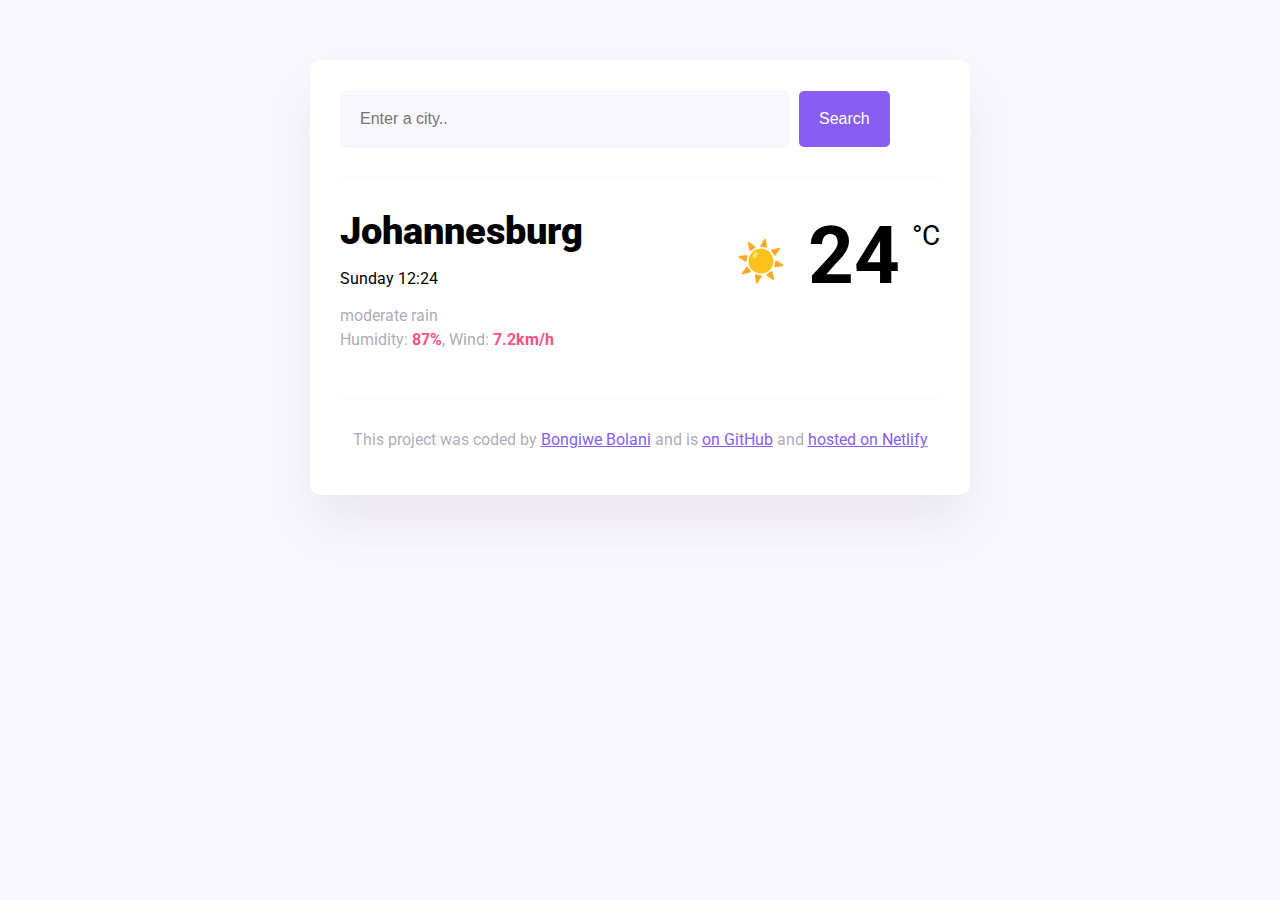
<file: index.html>
<!DOCTYPE html>
<html lang="en">

<head>
    <meta charset="UTF-8" />
    <meta name="viewport" content="width=device-width, initial-scale=1.0" />
    <link rel="preconnect" href="https://fonts.googleapis.com" />
    <link rel="preconnect" href="https://fonts.gstatic.com" crossorigin />
    <link
        href="https://fonts.googleapis.com/css2?family=Roboto:ital,wght@0,100;0,400;0,500;0,700;0,900;1,100;1,300;1,400;1,500;1,700;1,900&display=swap"
        rel="stylesheet" />
<link rel="stylesheet" href="weather.css" />
    <title>My Weather App</title>
</head>
<body>
    <div class="weather-app">
        <header>
            <form id="search-form">
                <input type="search" id="city-input" placeholder="Enter a city.." required class="search-input" />
                <input type="submit" value="Search" class="search-button" />
            </form>
        </header>
        <main>
            <div class="current-weather">
                <div>
                    <h1 class="current-city">Johannesburg</h1>
                    <p class="current-date-time">Saturday 15:32</p>
                    <p class="current-details">
                        moderate rain <br />
                        Humidity: <strong>87%</strong>, Wind: <strong>7.2km/h</strong>
                    </p>
                </div>
                <div class="current-temperature">
                    <span class="current-temperature-icon">☀️</span>
                    <span class="current-temperature-value">24</span>
                    <span class="current-temperature-unit">°C</span>
                </div>
            </div>
        </main>
        <footer>
            <p>
                This project was coded by
                <a href="https://github.com/Pro3code" target="_blank">Bongiwe Bolani</a> and is
                <a href="https://github.com/Pro3code/weather_app" target="_blank"> on GitHub</a> and
                <a href="https://w3ath3r0pp.netlify.app/" target="_blank">hosted on Netlify</a>
            </p>
        </footer>
    </div>
    <script src="weather.js"></script>
</body>
</html>
</file>
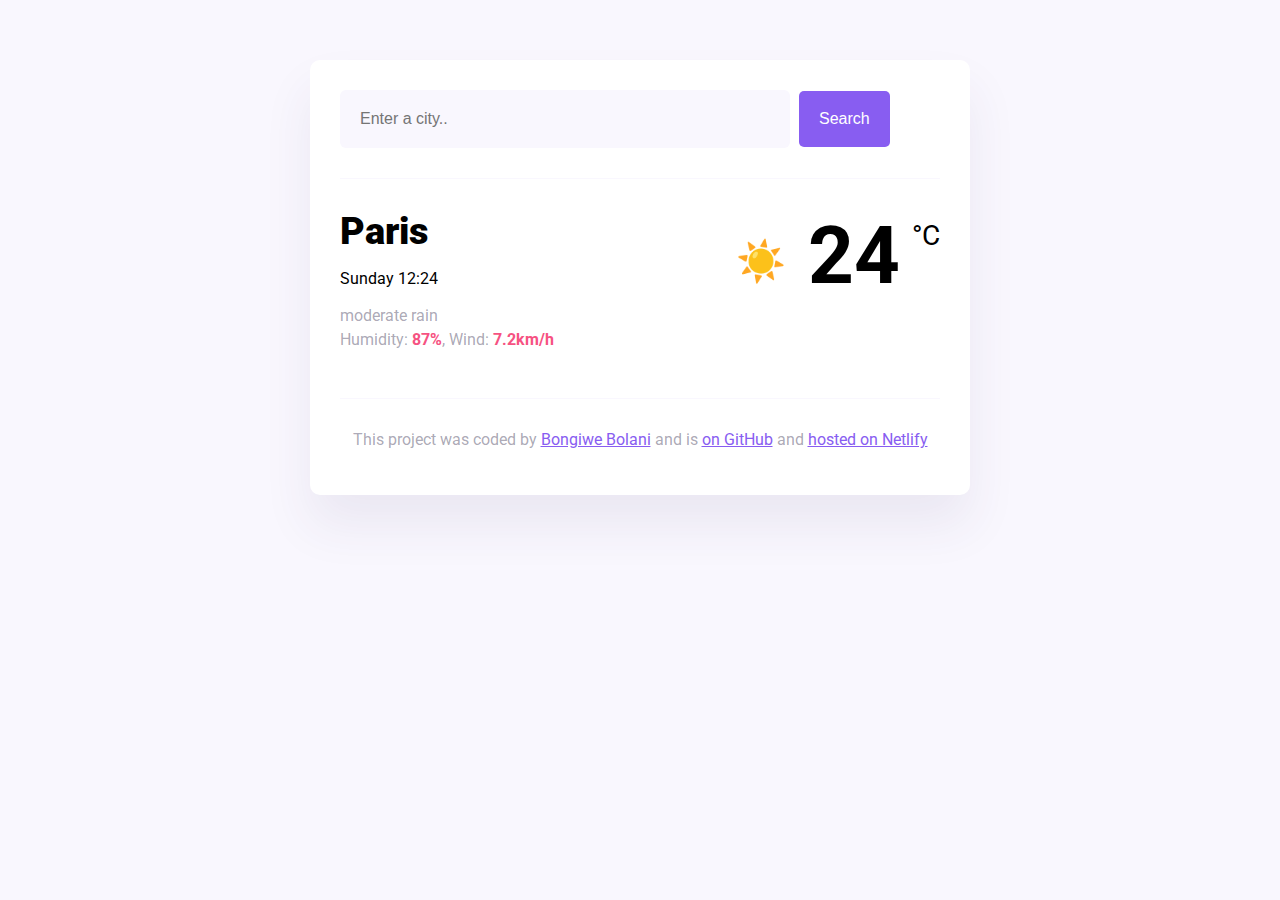
<file: weather.html>
<!DOCTYPE html>
<html lang="en">

<head>
    <meta charset="UTF-8" />
    <meta name="viewport" content="width=device-width, initial-scale=1.0" />
    <link rel="preconnect" href="https://fonts.googleapis.com" />
    <link rel="preconnect" href="https://fonts.gstatic.com" crossorigin />
    <link
        href="https://fonts.googleapis.com/css2?family=Roboto:ital,wght@0,100;0,400;0,500;0,700;0,900;1,100;1,300;1,400;1,500;1,700;1,900&display=swap"
        rel="stylesheet" />
<link rel="stylesheet" href="weather.css" />
    <title>My Weather App</title>
</head>
<body>
    <div class="weather-app">
        <header>
            <form id="search-form">
                <input type="search" id="city-input" placeholder="Enter a city.." required class="search-input" />
                <input type="submit" value="Search" class="search-button" />
            </form>
        </header>
        <main>
            <div class="current-weather">
                <div>
                    <h1 class="current-city">Paris</h1>
                    <p class="current-date-time">Saturday 15:32</p>
                    <p class="current-details">
                        moderate rain <br />
                        Humidity: <strong>87%</strong>, Wind: <strong>7.2km/h</strong>
                    </p>
                </div>
                <div class="current-temperature">
                    <span class="current-temperature-icon">☀️</span>
                    <span class="current-temperature-value">24</span>
                    <span class="current-temperature-unit">°C</span>
                </div>
            </div>
        </main>
        <footer>
            <p>
                This project was coded by
                <a href="https://github.com/Pro3code" target="_blank">Bongiwe Bolani</a> and is
                <a href="https://github.com/Pro3code/weather_app" target="_blank"> on GitHub</a> and
                <a href="#" target="_blank">hosted on Netlify</a>
            </p>
        </footer>
    </div>
    <script src="weather.js"></script>
</body>
</html>
</file>
<file: weather.css>
body {
    background: #f9f7fe;
    font-family: "Roboto", sans-serif;
}

a {
    color: #885df1;
}

.weather-app {
    background: white;
    max-width: 600px;
    margin: 60px auto;
    padding: 30px;
    border-radius: 10px;
    box-shadow: 0 30px 50px rgba(65, 50, 100, 0.08);
}

header {
    border-bottom: 1px solid #f9f7fe;
    padding-bottom: 30px;
}

.search-input {
    background-color: #f9f7fe;
    border: none;
    color: rgba(39, 33, 66, 0.4);
    font-size: 16px;
    padding: 20px;
    width: 75%;
    border-radius: 6px;
}

.search-button {
    margin-left: 5px;
    font-size: 16px;
    background-color: #885df1;
    color: white;
    border: none;
    padding: 20px;
    line-height: 1;
    border-radius: 5px;
}

main {
    padding: 30px 0;
}

.current-temperature {
    font-size: 48px;
}

.current-weather {
    display: flex;
    justify-content: space-between;
}

.current-city {
    font-size: 38px;
    font-weight: 900;
    margin: 0;
}

.current-details {
    color: rgba(39, 33, 66, 0.4);
    font-size: 16px;
    font-weight: 400;
    line-height: 24px;
}

.current-details strong {
    color: #f65282;
}

.current-temperature-icon {
    position: relative;
    top: -8px;
    font-size: 40px;
    margin-right: 10px;
}

.current-temperature-value {
    font-size: 80px;
    font-weight: bold;
}

.current-temperature-unit {
    font-size: 28px;
    position: relative;
    top: -38px;
}

footer {
    border-top: 1px solid #f9f7fe;
    text-align: center;
    padding-top: 15px;

    color: rgba(39, 33, 66, 0.4);
}
</file>
